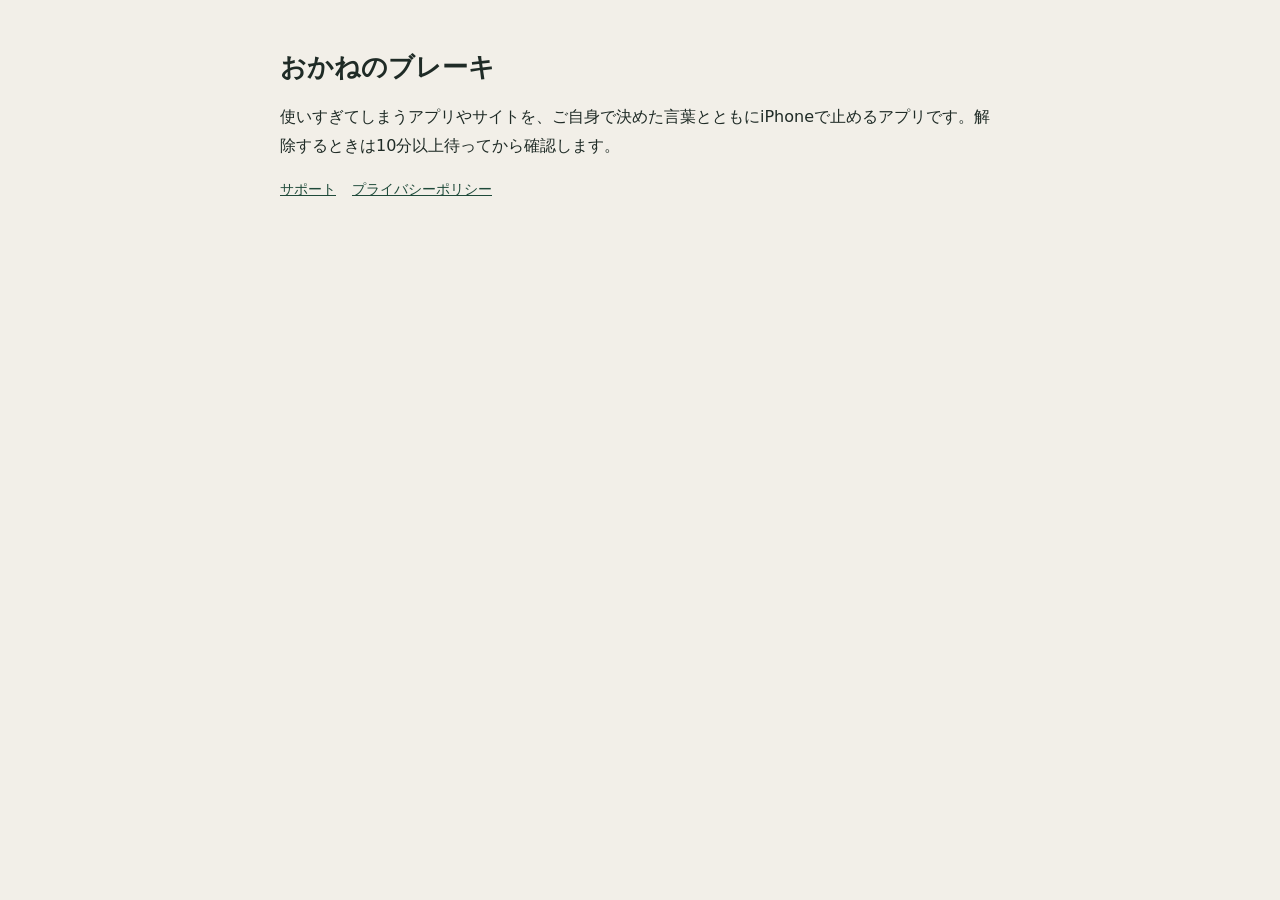
<file: index.html>
<!doctype html><html lang="ja"><head><meta charset="utf-8"><meta name="viewport" content="width=device-width,initial-scale=1"><title>おかねのブレーキ</title><link rel="stylesheet" href="style.css"></head><body><main>
<h1>おかねのブレーキ</h1>
<p>使いすぎてしまうアプリやサイトを、ご自身で決めた言葉とともにiPhoneで止めるアプリです。解除するときは10分以上待ってから確認します。</p>
<nav><a href="support.html">サポート</a><a href="privacy.html">プライバシーポリシー</a></nav>
</main></body></html>
</file>
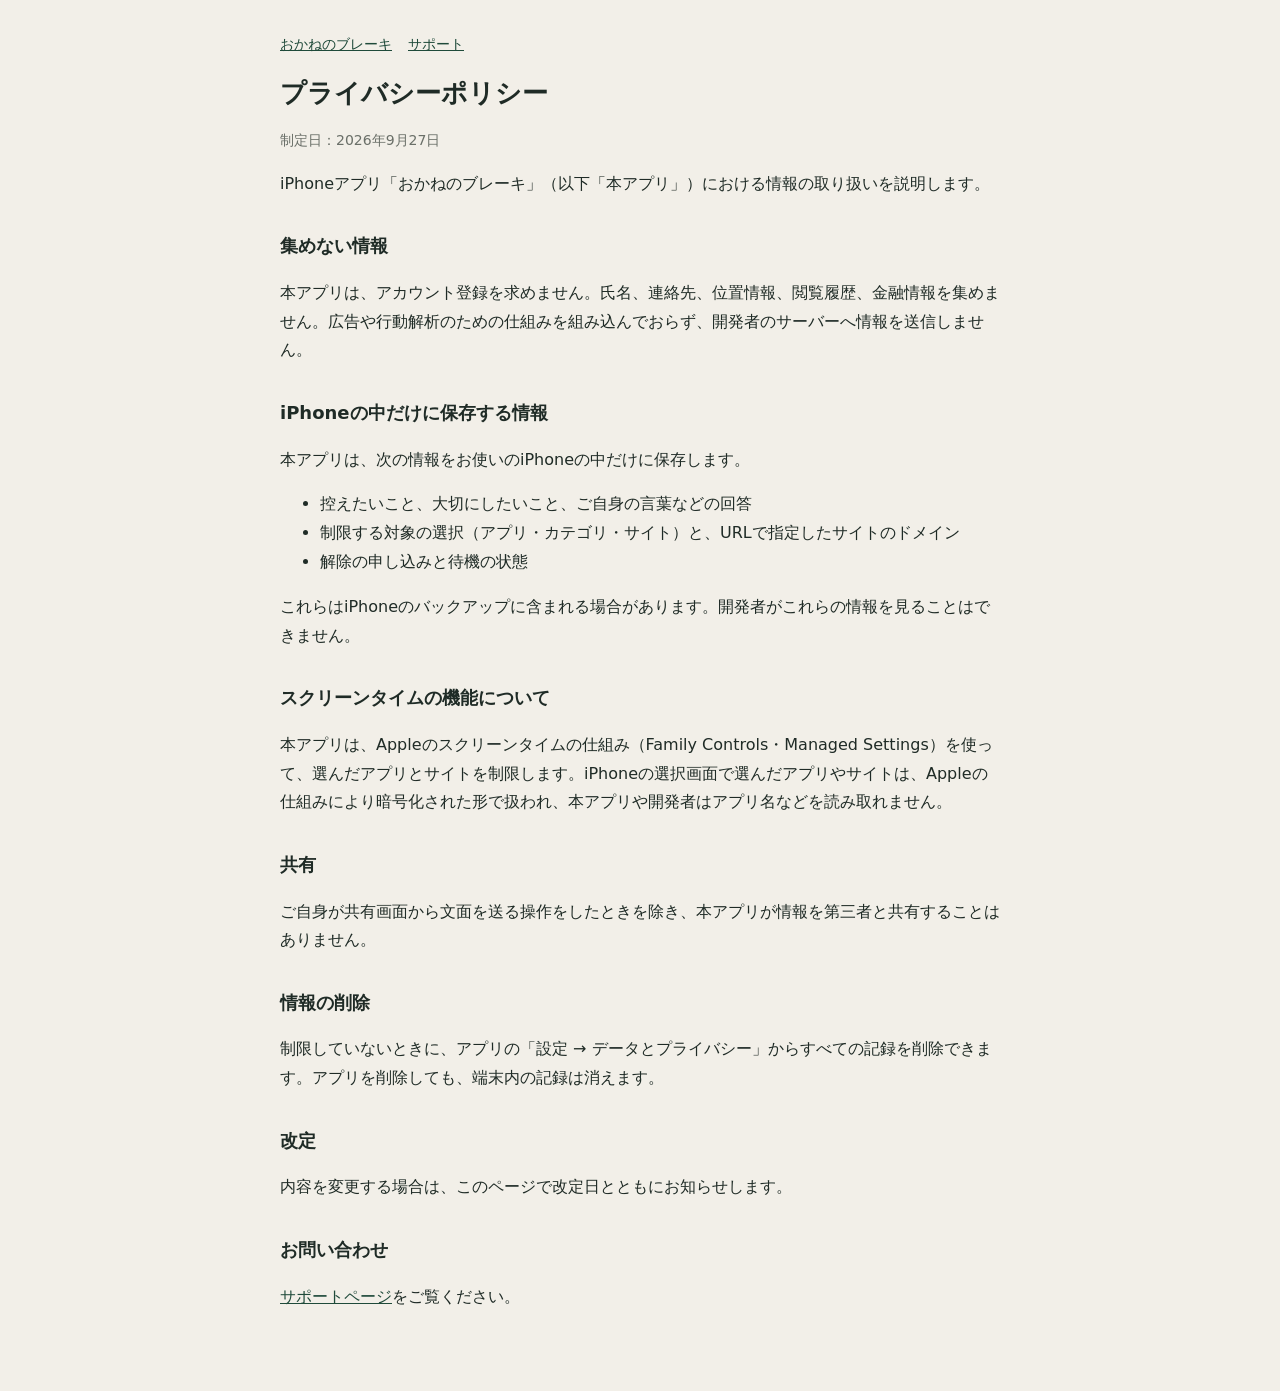
<file: privacy.html>
<!doctype html><html lang="ja"><head><meta charset="utf-8"><meta name="viewport" content="width=device-width,initial-scale=1"><title>プライバシーポリシー｜おかねのブレーキ</title><link rel="stylesheet" href="style.css"></head><body><main>
<nav><a href="index.html">おかねのブレーキ</a><a href="support.html">サポート</a></nav>
<h1>プライバシーポリシー</h1>
<p class="quiet">制定日：2026年9月27日</p>
<p>iPhoneアプリ「おかねのブレーキ」（以下「本アプリ」）における情報の取り扱いを説明します。</p>
<h2>集めない情報</h2>
<p>本アプリは、アカウント登録を求めません。氏名、連絡先、位置情報、閲覧履歴、金融情報を集めません。広告や行動解析のための仕組みを組み込んでおらず、開発者のサーバーへ情報を送信しません。</p>
<h2>iPhoneの中だけに保存する情報</h2>
<p>本アプリは、次の情報をお使いのiPhoneの中だけに保存します。</p>
<ul>
<li>控えたいこと、大切にしたいこと、ご自身の言葉などの回答</li>
<li>制限する対象の選択（アプリ・カテゴリ・サイト）と、URLで指定したサイトのドメイン</li>
<li>解除の申し込みと待機の状態</li>
</ul>
<p>これらはiPhoneのバックアップに含まれる場合があります。開発者がこれらの情報を見ることはできません。</p>
<h2>スクリーンタイムの機能について</h2>
<p>本アプリは、Appleのスクリーンタイムの仕組み（Family Controls・Managed Settings）を使って、選んだアプリとサイトを制限します。iPhoneの選択画面で選んだアプリやサイトは、Appleの仕組みにより暗号化された形で扱われ、本アプリや開発者はアプリ名などを読み取れません。</p>
<h2>共有</h2>
<p>ご自身が共有画面から文面を送る操作をしたときを除き、本アプリが情報を第三者と共有することはありません。</p>
<h2>情報の削除</h2>
<p>制限していないときに、アプリの「設定 → データとプライバシー」からすべての記録を削除できます。アプリを削除しても、端末内の記録は消えます。</p>
<h2>改定</h2>
<p>内容を変更する場合は、このページで改定日とともにお知らせします。</p>
<h2>お問い合わせ</h2>
<p><a href="support.html">サポートページ</a>をご覧ください。</p>
</main></body></html>
</file>
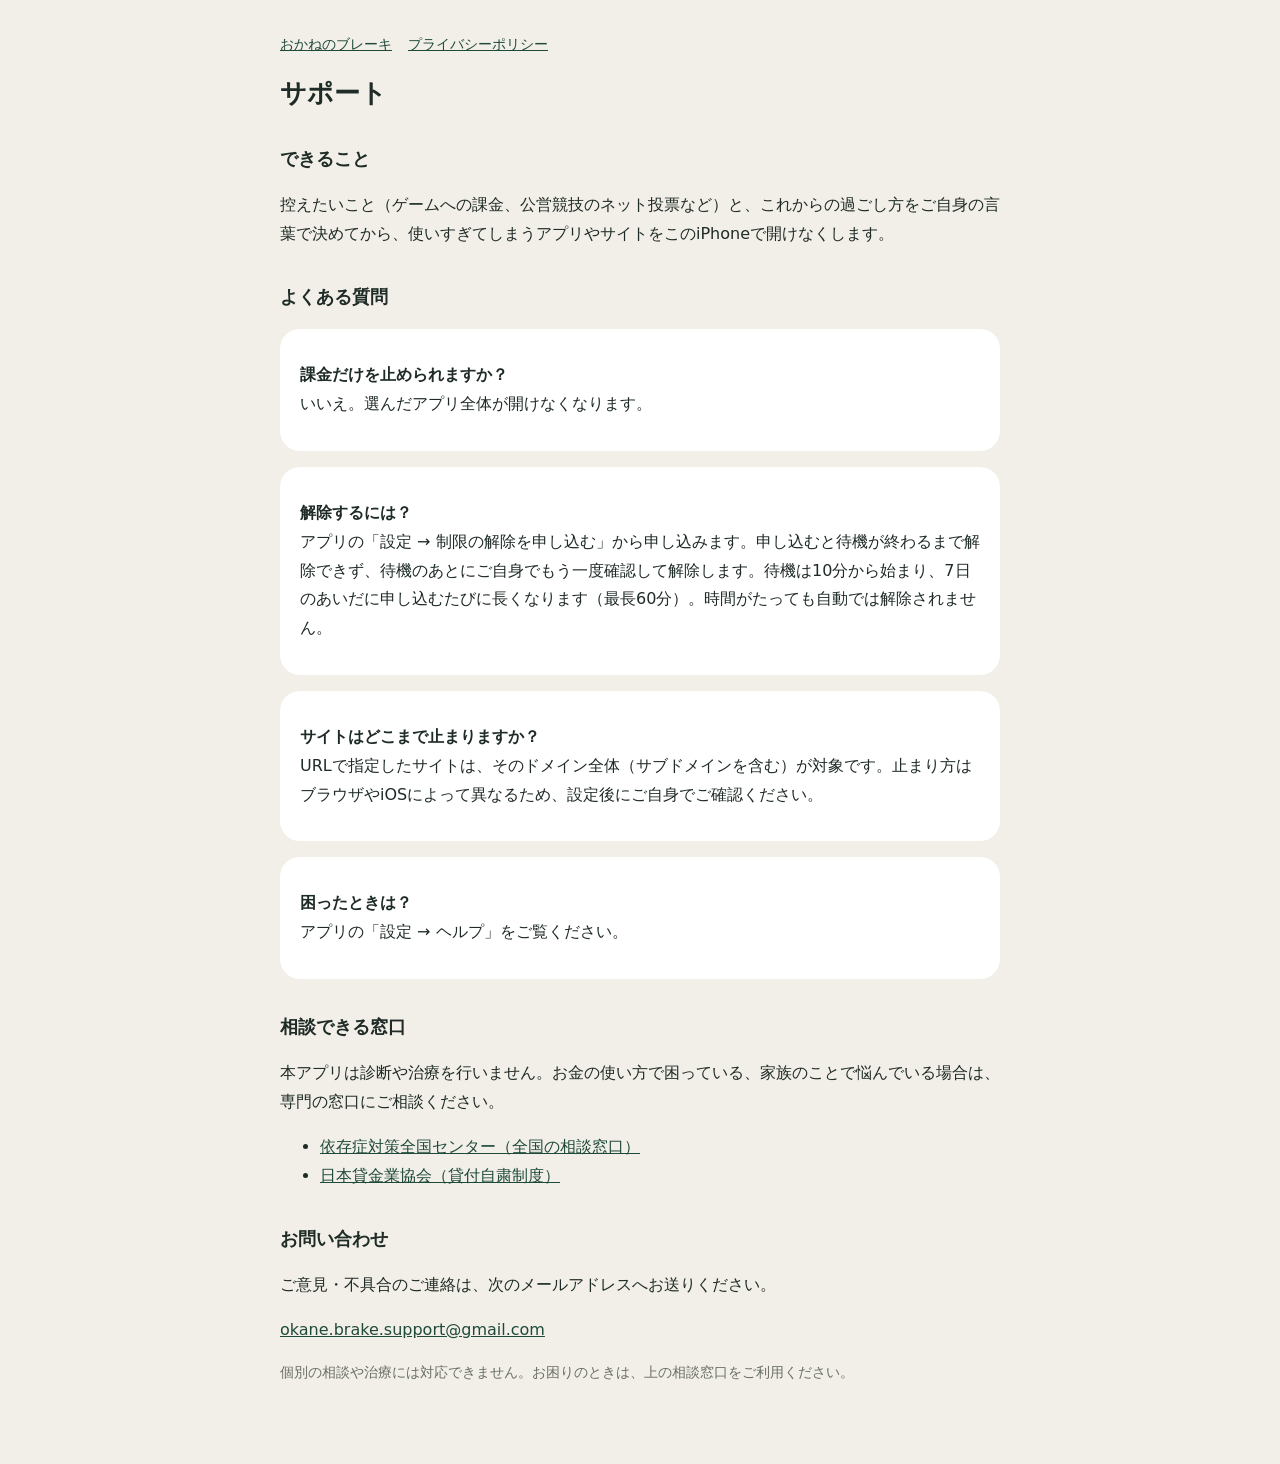
<file: support.html>
<!doctype html><html lang="ja"><head><meta charset="utf-8"><meta name="viewport" content="width=device-width,initial-scale=1"><title>サポート｜おかねのブレーキ</title><link rel="stylesheet" href="style.css"></head><body><main>
<nav><a href="index.html">おかねのブレーキ</a><a href="privacy.html">プライバシーポリシー</a></nav>
<h1>サポート</h1>
<h2>できること</h2>
<p>控えたいこと（ゲームへの課金、公営競技のネット投票など）と、これからの過ごし方をご自身の言葉で決めてから、使いすぎてしまうアプリやサイトをこのiPhoneで開けなくします。</p>
<h2>よくある質問</h2>
<div class="card"><p><strong>課金だけを止められますか？</strong><br>いいえ。選んだアプリ全体が開けなくなります。</p></div>
<div class="card"><p><strong>解除するには？</strong><br>アプリの「設定 → 制限の解除を申し込む」から申し込みます。申し込むと待機が終わるまで解除できず、待機のあとにご自身でもう一度確認して解除します。待機は10分から始まり、7日のあいだに申し込むたびに長くなります（最長60分）。時間がたっても自動では解除されません。</p></div>
<div class="card"><p><strong>サイトはどこまで止まりますか？</strong><br>URLで指定したサイトは、そのドメイン全体（サブドメインを含む）が対象です。止まり方はブラウザやiOSによって異なるため、設定後にご自身でご確認ください。</p></div>
<div class="card"><p><strong>困ったときは？</strong><br>アプリの「設定 → ヘルプ」をご覧ください。</p></div>
<h2>相談できる窓口</h2>
<p>本アプリは診断や治療を行いません。お金の使い方で困っている、家族のことで悩んでいる場合は、専門の窓口にご相談ください。</p>
<ul>
<li><a href="https://www.ncasa-japan.jp/api/map/index">依存症対策全国センター（全国の相談窓口）</a></li>
<li><a href="https://www.j-fsa.or.jp/personal/trouble/way/">日本貸金業協会（貸付自粛制度）</a></li>
</ul>
<h2>お問い合わせ</h2>
<p>ご意見・不具合のご連絡は、次のメールアドレスへお送りください。</p>
<p><a href="mailto:okane.brake.support@gmail.com">okane.brake.support@gmail.com</a></p>
<p class="quiet">個別の相談や治療には対応できません。お困りのときは、上の相談窓口をご利用ください。</p>
</main></body></html>
</file>
<file: style.css>
:root{--paper:#F2EFE8;--card:#fff;--ink:#1F2B26;--quiet:#6A6F68;--forest:#1F4A3A;--line:#C9C4B8}
@media (prefers-color-scheme:dark){:root{--paper:#101a16;--card:#18241f;--ink:#eef0ea;--quiet:#a9b3ad;--forest:#9FE0B5;--line:#34453d}}
*{box-sizing:border-box}body{margin:0;padding:0 16px;background:var(--paper);color:var(--ink);font-family:system-ui,-apple-system,"Hiragino Sans",sans-serif;line-height:1.8}
main{max-width:720px;margin:auto;padding:32px 0 64px}h1{font-size:26px;line-height:1.4}h2{font-size:18px;margin-top:32px}
a{color:var(--forest)}.card{background:var(--card);border-radius:20px;padding:16px 20px;margin:16px 0}.quiet{color:var(--quiet);font-size:14px}
nav{display:flex;gap:16px;font-size:14px}
</file>
